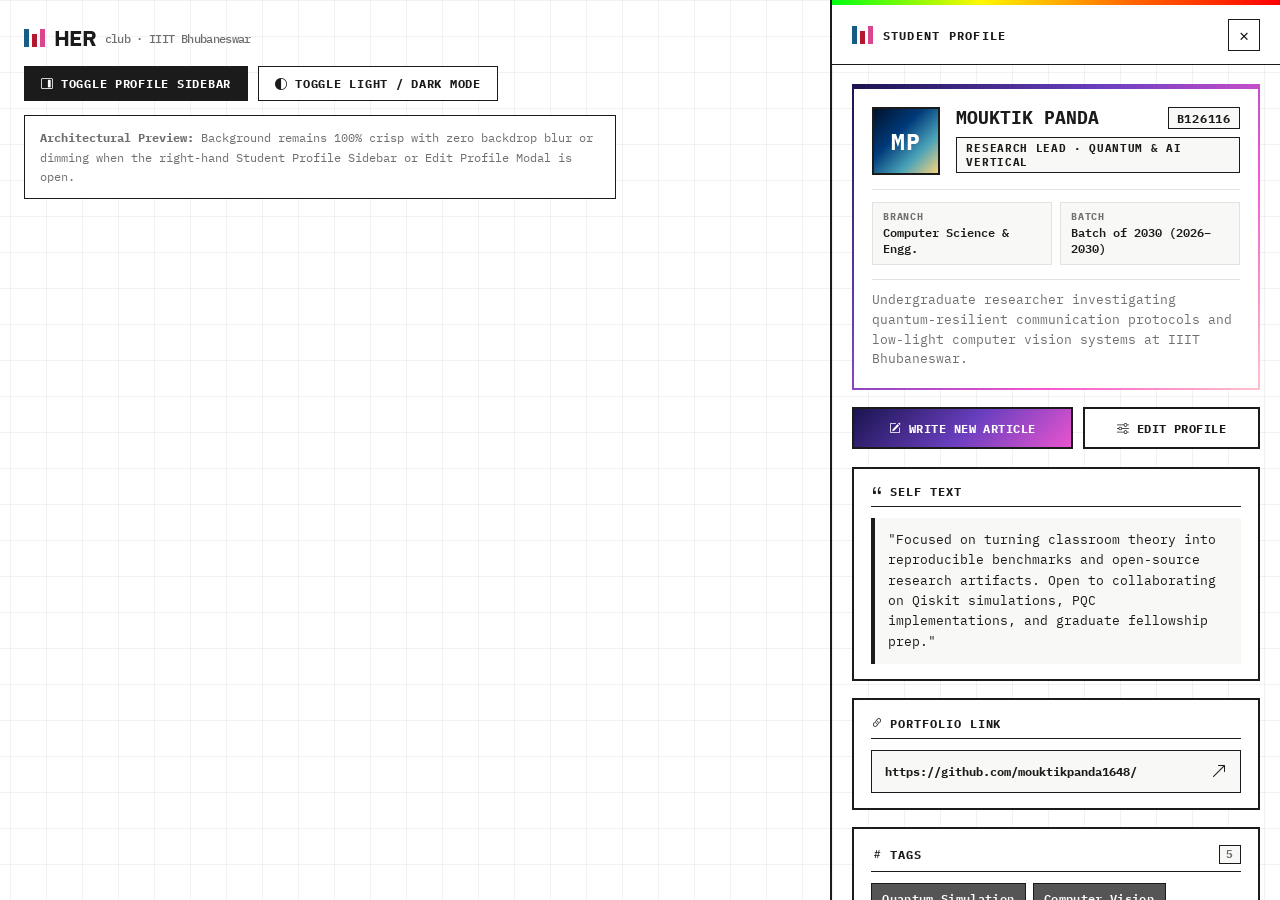
<file: profile-sidebar-dummy.html>
<!DOCTYPE html>
<html lang="en" data-theme="light">
<head> 
  <meta charset="UTF-8" />
  <meta name="viewport" content="width=device-width, initial-scale=1.0" />
  <title>HER Club · Student Profile Sidebar</title>
  <link rel="preconnect" href="https://fonts.googleapis.com" />
  <link rel="preconnect" href="https://fonts.gstatic.com" crossorigin />
  <link href="https://fonts.googleapis.com/css2?family=IBM+Plex+Mono:wght@400;500;600;700&family=IBM+Plex+Sans:wght@500;600;700&family=JetBrains+Mono:wght@500;700&display=swap" rel="stylesheet" />
  <link href="https://cdn.jsdelivr.net/npm/bootstrap-icons@1.11.3/font/bootstrap-icons.min.css" rel="stylesheet" />
  <style>
    /* ==========================================================================
       HER CLUB · ARCHITECTURAL VISUAL SYSTEM (EXACT TOKENS FROM style.css)
       ========================================================================== */
    :root,
    [data-theme="light"] {
      --ink: #1b1b1b;
      --paper: #ffffff;
      --surface: #ffffff;
      --tint: rgba(245, 245, 243, 0.72);
      --muted: #6f6f6f;
      --line: #1b1b1b;
      --subtle-line: #e2e2df;
      --grid-line: rgba(27, 27, 27, 0.06);
      --tag-bg: #555555;
      --tag-fg: #ffffff;
      --btn-bg: #1b1b1b;
      --btn-fg: #ffffff;
      --btn-hover: #000000;
      --g-h: linear-gradient(135deg, #00122b 0%, #003a7a 38%, #4aa3b8 70%, #f9d27a 100%);
      --g-e: linear-gradient(135deg, #12151f 0%, #34456b 35%, #b3182f 68%, #ffc2ab 100%);
      --g-r: linear-gradient(135deg, #1a1450 0%, #6b3fc0 35%, #f857d0 70%, #ffc2c8 100%);
      --g-bar: linear-gradient(90deg, #00ff11, #fff700, #ff6600, #ff0000);
      --mono: 'IBM Plex Mono', ui-monospace, SFMono-Regular, Menlo, monospace;
      --sans: 'IBM Plex Sans', system-ui, -apple-system, 'Segoe UI', sans-serif;
    }

    [data-theme="dark"] {
      --ink: #f2f2ef;
      --paper: #0d0d0f;
      --surface: #151518;
      --tint: rgba(22, 22, 27, 0.78);
      --muted: #a3a3ab;
      --line: #2f2f36;
      --subtle-line: #24242a;
      --grid-line: rgba(255, 255, 255, 0.05);
      --tag-bg: #26262e;
      --tag-fg: #f2f2ef;
      --btn-bg: #f2f2ef;
      --btn-fg: #0d0d0f;
      --btn-hover: #ffffff;
    }

    * {
      box-sizing: border-box;
      border-radius: 0 !important;
      box-shadow: none !important;
      text-shadow: none !important;
    }

    body {
      margin: 0;
      min-height: 100vh;
      font-family: var(--mono);
      color: var(--ink);
      background-color: var(--paper);
      background-image:
        linear-gradient(to right, var(--grid-line) 1px, transparent 1px),
        linear-gradient(to bottom, var(--grid-line) 1px, transparent 1px);
      background-size: 36px 36px;
      background-position: center top;
      -webkit-font-smoothing: antialiased;
      overflow-x: hidden;
      transition: background-color 0.25s ease, color 0.25s ease;
    }

    a {
      color: inherit;
    }

    :focus-visible {
      outline: 3px solid #f857d0;
      outline-offset: 2px;
    }

    /* ==========================================================================
       DEMO HOST CONTROLS (TOP-LEFT BAR ON UNOBSTRUCTED CANVAS)
       ========================================================================== */
    .host-toolbar {
      padding: 1.5rem;
      max-width: 640px;
      display: flex;
      flex-direction: column;
      gap: 0.9rem;
    }

    .host-brand-row {
      display: flex;
      align-items: center;
      gap: 0.55rem;
      font-family: var(--sans);
      font-weight: 700;
      font-size: 1.35rem;
      letter-spacing: -0.03em;
    }

    .brand-mark {
      display: inline-flex;
      align-items: flex-end;
      gap: 3px;
      height: 18px;
    }

    .brand-mark i {
      display: block;
      width: 5px;
    }

    .brand-mark i:nth-child(1) { height: 18px; background: #155d84; }
    .brand-mark i:nth-child(2) { height: 13px; background: #b3182f; }
    .brand-mark i:nth-child(3) { height: 18px; background: #d9468f; }

    .host-actions {
      display: flex;
      flex-wrap: wrap;
      gap: 0.65rem;
    }

    .host-btn {
      font-family: var(--mono);
      font-size: 0.76rem;
      font-weight: 700;
      letter-spacing: 0.06em;
      text-transform: uppercase;
      padding: 0.55rem 1rem;
      border: 1.5px solid var(--line);
      background: var(--surface);
      color: var(--ink);
      cursor: pointer;
      display: inline-flex;
      align-items: center;
      gap: 0.45rem;
      transition: background 0.2s ease, color 0.2s ease;
    }

    .host-btn:hover {
      background: var(--btn-bg);
      color: var(--btn-fg);
    }

    .host-btn.primary {
      background: var(--btn-bg);
      color: var(--btn-fg);
    }

    .host-btn.primary:hover {
      background: var(--paper);
      color: var(--ink);
    }

    .host-note {
      font-size: 0.78rem;
      color: var(--muted);
      line-height: 1.55;
      margin: 0;
      padding: 0.75rem 0.95rem;
      border: 1.5px solid var(--line);
      background: var(--surface);
    }

    /* ==========================================================================
       RIGHT-HAND SLIDE-OVER PROFILE DRAWER (NO BLUR OR DIM BACKDROP)
       ========================================================================== */
    #profile-drawer {
      position: fixed;
      top: 0;
      right: 0;
      width: 450px;
      max-width: 100vw;
      height: 100vh;
      background-color: var(--surface);
      background-image:
        linear-gradient(to right, var(--grid-line) 1px, transparent 1px),
        linear-gradient(to bottom, var(--grid-line) 1px, transparent 1px);
      background-size: 36px 36px;
      border-left: 2px solid var(--line);
      z-index: 9001;
      transform: translateX(100%);
      transition: transform 0.32s cubic-bezier(0.16, 1, 0.3, 1);
      display: flex;
      flex-direction: column;
      overflow: hidden;
    }

    #profile-drawer.open {
      transform: translateX(0);
    }

    /* Top Gradient Bar Strip */
    .drawer-top-bar {
      height: 5px;
      width: 100%;
      background: var(--g-bar);
      flex-shrink: 0;
    }

    /* Drawer Header */
    .profile-drawer-header {
      display: flex;
      align-items: center;
      justify-content: space-between;
      padding: 0.85rem 1.25rem;
      border-bottom: 1.5px solid var(--line);
      background: var(--surface);
      flex-shrink: 0;
    }

    .profile-header-left {
      display: flex;
      align-items: center;
      gap: 0.6rem;
    }

    .profile-drawer-header-title {
      font-size: 0.78rem;
      font-weight: 700;
      text-transform: uppercase;
      letter-spacing: 0.1em;
      color: var(--ink);
    }

    .profile-drawer-close {
      width: 32px;
      height: 32px;
      border: 1.5px solid var(--line);
      background: var(--surface);
      color: var(--ink);
      font-family: var(--mono);
      font-size: 1rem;
      font-weight: 700;
      cursor: pointer;
      display: inline-flex;
      align-items: center;
      justify-content: center;
      transition: background 0.18s ease, color 0.18s ease;
    }

    .profile-drawer-close:hover {
      background: var(--btn-bg);
      color: var(--btn-fg);
    }

    /* Scrollable Body */
    .profile-drawer-body {
      flex: 1;
      overflow-y: auto;
      padding: 1.15rem 1.25rem 1.5rem;
      display: flex;
      flex-direction: column;
      gap: 1.1rem;
      scrollbar-width: thin;
      scrollbar-color: var(--ink) var(--tint);
    }

    .profile-drawer-body::-webkit-scrollbar {
      width: 6px;
    }

    .profile-drawer-body::-webkit-scrollbar-track {
      background: var(--tint);
    }

    .profile-drawer-body::-webkit-scrollbar-thumb {
      background: var(--ink);
    }

    /* ==========================================================================
       1. STUDENT IDENTITY CARD (Name, ID, Branch, Batch, Designation, Description)
       ========================================================================== */
    .profile-identity-card {
      background: var(--surface);
      border: 2px solid var(--line);
      border-top: 5px solid transparent;
      border-image: var(--g-r) 1;
      padding: 1.15rem;
      display: flex;
      flex-direction: column;
      gap: 0.85rem;
    }

    .identity-top-row {
      display: flex;
      gap: 0.95rem;
      align-items: flex-start;
    }

    .profile-avatar {
      width: 68px;
      height: 68px;
      min-width: 68px;
      border: 2px solid var(--line);
      background: var(--g-h);
      color: #ffffff;
      display: flex;
      align-items: center;
      justify-content: center;
      font-family: var(--mono);
      font-size: 1.45rem;
      font-weight: 700;
      letter-spacing: 0.04em;
      text-transform: uppercase;
    }

    .identity-main {
      flex: 1;
      min-width: 0;
    }

    .identity-name-row {
      display: flex;
      align-items: center;
      justify-content: space-between;
      gap: 0.5rem;
      flex-wrap: wrap;
    }

    .profile-full-name {
      margin: 0;
      font-family: var(--mono);
      font-size: 1.12rem;
      font-weight: 700;
      text-transform: uppercase;
      line-height: 1.25;
      color: var(--ink);
      word-break: break-word;
    }

    .student-id-badge {
      font-size: 0.72rem;
      font-weight: 700;
      letter-spacing: 0.06em;
      padding: 0.16rem 0.5rem;
      border: 1.5px solid var(--line);
      background: var(--tint);
      color: var(--ink);
      white-space: nowrap;
    }

    .designation-badge {
      display: inline-block;
      margin-top: 0.45rem;
      padding: 0.2rem 0.62rem;
      border: 1px solid var(--line);
      background: var(--tint);
      color: var(--ink);
      font-size: 0.7rem;
      font-weight: 700;
      letter-spacing: 0.06em;
      text-transform: uppercase;
    }

    .academic-meta-grid {
      display: grid;
      grid-template-columns: 1fr 1fr;
      gap: 0.55rem;
      padding-top: 0.75rem;
      border-top: 1px solid var(--subtle-line);
    }

    .academic-cell {
      border: 1px solid var(--subtle-line);
      background: var(--tint);
      padding: 0.45rem 0.6rem;
    }

    .academic-label {
      display: block;
      font-size: 0.64rem;
      font-weight: 700;
      letter-spacing: 0.08em;
      text-transform: uppercase;
      color: var(--muted);
      margin-bottom: 0.15rem;
    }

    .academic-val {
      display: block;
      font-size: 0.76rem;
      font-weight: 600;
      color: var(--ink);
      line-height: 1.3;
    }

    .profile-description {
      margin: 0;
      font-size: 0.8rem;
      line-height: 1.55;
      color: var(--muted);
      padding-top: 0.65rem;
      border-top: 1px solid var(--subtle-line);
    }

    /* ==========================================================================
       2. PRIMARY ACTION ROW (Write New Article + Edit Profile)
       ========================================================================== */
    .profile-action-row {
      display: grid;
      grid-template-columns: 1.25fr 1fr;
      gap: 0.65rem;
    }

    .btn-grad,
    .btn-line {
      display: inline-flex;
      align-items: center;
      justify-content: center;
      gap: 0.45rem;
      font-family: var(--mono);
      font-size: 0.74rem;
      font-weight: 700;
      letter-spacing: 0.04em;
      text-transform: uppercase;
      text-decoration: none;
      padding: 0.72rem 0.85rem;
      cursor: pointer;
      transition: transform 0.18s ease, background 0.2s ease, color 0.2s ease, background-position 0.4s ease;
    }

    .btn-grad {
      color: #ffffff;
      border: 2px solid var(--line);
      background: var(--g, var(--g-r));
      background-size: 160% 100%;
      background-position: 0 0;
    }

    .btn-grad:hover {
      transform: translateY(-2px);
      background-position: 100% 0;
      color: #ffffff;
    }

    .btn-line {
      color: var(--ink);
      border: 2px solid var(--line);
      background: var(--surface);
    }

    .btn-line:hover {
      background: var(--btn-bg);
      color: var(--btn-fg);
      transform: translateY(-2px);
    }

    /* ==========================================================================
       3. SECTION BLOCKS (Self Text, Portfolio, Tags, Experiences, Blog Articles)
       ========================================================================== */
    .profile-section-block {
      background: var(--surface);
      border: 2px solid var(--line);
      padding: 0.95rem 1.05rem;
      display: flex;
      flex-direction: column;
      gap: 0.7rem;
    }

    .section-head-row {
      display: flex;
      align-items: center;
      justify-content: space-between;
      gap: 0.5rem;
      padding-bottom: 0.45rem;
      border-bottom: 1.5px solid var(--line);
    }

    .profile-section-label {
      font-size: 0.74rem;
      font-weight: 700;
      text-transform: uppercase;
      letter-spacing: 0.08em;
      color: var(--ink);
      display: inline-flex;
      align-items: center;
      gap: 0.4rem;
    }

    .section-count-tag {
      font-size: 0.68rem;
      font-weight: 700;
      padding: 0.1rem 0.42rem;
      border: 1px solid var(--line);
      background: var(--tint);
      color: var(--muted);
    }

    /* Self Text */
    .self-text-box {
      margin: 0;
      padding: 0.7rem 0.85rem;
      border-left: 4px solid var(--ink);
      background: var(--tint);
      font-size: 0.8rem;
      line-height: 1.6;
      color: var(--ink);
    }

    /* Portfolio Link */
    .portfolio-link-card {
      display: flex;
      align-items: center;
      justify-content: space-between;
      gap: 0.75rem;
      padding: 0.65rem 0.85rem;
      border: 1.5px solid var(--line);
      background: var(--tint);
      text-decoration: none;
      color: var(--ink);
      transition: background 0.2s ease, color 0.2s ease;
    }

    .portfolio-link-card:hover {
      background: var(--btn-bg);
      color: var(--btn-fg);
    }

    .portfolio-link-text {
      font-size: 0.78rem;
      font-weight: 700;
      overflow: hidden;
      text-overflow: ellipsis;
      white-space: nowrap;
    }

    /* Tags */
    .tags {
      display: flex;
      flex-wrap: wrap;
      gap: 0.42rem;
    }

    .tags span {
      background: var(--tag-bg);
      color: var(--tag-fg);
      border: 1px solid var(--line);
      padding: 0.22rem 0.65rem;
      font-size: 0.72rem;
      font-weight: 600;
      letter-spacing: 0.03em;
    }

    /* Professional Experiences */
    .exp-list {
      display: flex;
      flex-direction: column;
      gap: 0.65rem;
    }

    .exp-item {
      border: 1.5px solid var(--line);
      border-left: 5px solid transparent;
      border-image: var(--exp-g, var(--g-h)) 1;
      background: var(--tint);
      padding: 0.7rem 0.85rem;
      display: flex;
      flex-direction: column;
      gap: 0.28rem;
    }

    .exp-top {
      display: flex;
      justify-content: space-between;
      align-items: flex-start;
      gap: 0.5rem;
    }

    .exp-role {
      font-size: 0.82rem;
      font-weight: 700;
      text-transform: uppercase;
      color: var(--ink);
      line-height: 1.3;
    }

    .exp-period {
      font-size: 0.68rem;
      font-weight: 700;
      color: var(--muted);
      white-space: nowrap;
    }

    .exp-org {
      font-size: 0.74rem;
      font-weight: 600;
      color: var(--ink);
    }

    .exp-summary {
      margin: 0.2rem 0 0;
      font-size: 0.76rem;
      line-height: 1.5;
      color: var(--muted);
    }

    /* Blog Articles */
    .article-list {
      display: flex;
      flex-direction: column;
      gap: 0.65rem;
    }

    .article-item {
      border: 1.5px solid var(--line);
      background: var(--surface);
      padding: 0.75rem 0.85rem;
      display: flex;
      flex-direction: column;
      gap: 0.38rem;
      text-decoration: none;
      transition: background 0.2s ease, transform 0.18s ease;
    }

    .article-item:hover {
      background: var(--tint);
      transform: translateX(-2px);
    }

    .article-top {
      display: flex;
      align-items: center;
      justify-content: space-between;
      gap: 0.5rem;
    }

    .article-channel-tag {
      font-size: 0.64rem;
      font-weight: 700;
      letter-spacing: 0.06em;
      text-transform: uppercase;
      padding: 0.12rem 0.45rem;
      color: #ffffff;
      background: var(--art-g, var(--g-r));
    }

    .article-meta {
      font-size: 0.68rem;
      color: var(--muted);
      font-weight: 600;
    }

    .article-title {
      font-size: 0.84rem;
      font-weight: 700;
      color: var(--ink);
      line-height: 1.35;
    }

    .article-excerpt {
      font-size: 0.75rem;
      line-height: 1.48;
      color: var(--muted);
    }

    /* ==========================================================================
       EDIT PROFILE MODAL & WRITE ARTICLE MODAL (NO BLUR / NO PAGE DIMMING)
       ========================================================================== */
    .architectural-modal {
      position: fixed;
      top: 50%;
      left: 50%;
      transform: translate(-50%, -48%) scale(0.98);
      width: 520px;
      max-width: calc(100vw - 24px);
      max-height: calc(100vh - 32px);
      background: var(--surface);
      border: 2px solid var(--line);
      border-top: 6px solid transparent;
      border-image: var(--g-e) 1;
      z-index: 9500;
      display: none;
      flex-direction: column;
      overflow: hidden;
    }

    .architectural-modal.open {
      display: flex;
      transform: translate(-50%, -50%) scale(1);
    }

    .modal-header {
      display: flex;
      align-items: center;
      justify-content: space-between;
      padding: 0.85rem 1.15rem;
      border-bottom: 1.5px solid var(--line);
      background: var(--tint);
      flex-shrink: 0;
    }

    .modal-title {
      font-size: 0.8rem;
      font-weight: 700;
      text-transform: uppercase;
      letter-spacing: 0.08em;
      color: var(--ink);
    }

    .modal-body {
      padding: 1.15rem;
      overflow-y: auto;
      display: flex;
      flex-direction: column;
      gap: 0.8rem;
    }

    .form-row-2 {
      display: grid;
      grid-template-columns: 1fr 1fr;
      gap: 0.75rem;
    }

    .field-group {
      display: flex;
      flex-direction: column;
      gap: 0.3rem;
    }

    .field-group label {
      font-size: 0.68rem;
      font-weight: 700;
      text-transform: uppercase;
      letter-spacing: 0.06em;
      color: var(--muted);
    }

    .field-group input,
    .field-group textarea,
    .field-group select {
      width: 100%;
      border: 1.5px solid var(--line);
      background: var(--paper);
      color: var(--ink);
      font-family: var(--mono);
      font-size: 0.78rem;
      padding: 0.55rem 0.7rem;
    }

    .field-group textarea {
      resize: vertical;
      min-height: 64px;
      line-height: 1.45;
    }

    .exp-editor-box {
      border: 1.5px solid var(--line);
      background: var(--tint);
      padding: 0.75rem;
      display: flex;
      flex-direction: column;
      gap: 0.55rem;
    }

    .exp-editor-list {
      display: flex;
      flex-direction: column;
      gap: 0.45rem;
    }

    .exp-editor-row {
      display: flex;
      align-items: center;
      justify-content: space-between;
      gap: 0.5rem;
      padding: 0.45rem 0.6rem;
      border: 1px solid var(--line);
      background: var(--surface);
      font-size: 0.74rem;
    }

    .mini-remove-btn {
      border: 1px solid var(--line);
      background: var(--surface);
      color: var(--ink);
      font-family: var(--mono);
      font-size: 0.68rem;
      font-weight: 700;
      padding: 0.15rem 0.45rem;
      cursor: pointer;
    }

    .mini-remove-btn:hover {
      background: #b3182f;
      color: #ffffff;
      border-color: #b3182f;
    }

    .modal-footer {
      padding: 0.85rem 1.15rem;
      border-top: 1.5px solid var(--line);
      background: var(--tint);
      display: flex;
      justify-content: flex-end;
      gap: 0.65rem;
      flex-shrink: 0;
    }

    @media (max-width: 575.98px) {
      .profile-action-row,
      .academic-meta-grid,
      .form-row-2 {
        grid-template-columns: 1fr;
      }
    }
  </style>
</head>
<body>

  <!-- Unobstructed Host Page Canvas -->
  <div class="host-toolbar">
    <div class="host-brand-row">
      <span class="brand-mark" aria-hidden="true"><i></i><i></i><i></i></span>
      <span>HER</span>
      <span style="font-family:var(--mono);font-size:0.75rem;color:var(--muted);font-weight:500;">club · IIIT Bhubaneswar</span>
    </div>

    <div class="host-actions">
      <button type="button" class="host-btn primary" onclick="toggleDrawer()">
        <i class="bi bi-layout-sidebar-inset-reverse"></i> Toggle Profile Sidebar
      </button>
      <button type="button" class="host-btn" onclick="toggleTheme()">
        <i class="bi bi-circle-half"></i> Toggle Light / Dark Mode
      </button>
    </div>

    <p class="host-note">
      <strong>Architectural Preview:</strong> Background remains 100% crisp with zero backdrop blur or dimming when the right-hand Student Profile Sidebar or Edit Profile Modal is open.
    </p>
  </div>

  <!-- ========================================================================
       STUDENT PROFILE SIDEBAR DRAWER (NO DIM/BLUR BACKDROP)
       ======================================================================== -->
  <aside id="profile-drawer" class="open" aria-label="Student Profile Sidebar">
    <div class="drawer-top-bar" aria-hidden="true"></div>

    <div class="profile-drawer-header">
      <div class="profile-header-left">
        <span class="brand-mark" aria-hidden="true"><i></i><i></i><i></i></span>
        <span class="profile-drawer-header-title">Student Profile</span>
      </div>
      <button type="button" class="profile-drawer-close" onclick="toggleDrawer()" title="Close Sidebar" aria-label="Close Sidebar">✕</button>
    </div>

    <div class="profile-drawer-body">
      <!-- 1. Identity Block: Name, ID, Branch, Batch, Designation, Description -->
      <section class="profile-identity-card" aria-label="Student Identity">
        <div class="identity-top-row">
          <div class="profile-avatar" id="viewAvatar">AM</div>
          <div class="identity-main">
            <div class="identity-name-row">
              <h2 class="profile-full-name" id="viewName">Aarav Mohanty</h2>
              <span class="student-id-badge" id="viewId">B126042</span>
            </div>
            <span class="designation-badge" id="viewDesignation">Research Lead · Quantum &amp; AI Vertical</span>
          </div>
        </div>

        <div class="academic-meta-grid">
          <div class="academic-cell">
            <span class="academic-label">Branch</span>
            <span class="academic-val" id="viewBranch">Computer Science &amp; Engg.</span>
          </div>
          <div class="academic-cell">
            <span class="academic-label">Batch</span>
            <span class="academic-val" id="viewBatch">Batch of 2030 (2026–2030)</span>
          </div>
        </div>

        <p class="profile-description" id="viewDescription">
          Undergraduate researcher investigating quantum-resilient communication protocols and low-light computer vision systems at IIIT Bhubaneswar.
        </p>
      </section>

      <!-- 2. Primary Actions: Button to Write New Article & Edit Profile -->
      <div class="profile-action-row">
        <button type="button" class="btn-grad" style="--g:var(--g-r)" onclick="openArticleModal()">
          <i class="bi bi-pencil-square"></i> Write New Article
        </button>
        <button type="button" class="btn-line" onclick="openEditModal()">
          <i class="bi bi-sliders"></i> Edit Profile
        </button>
      </div>

      <!-- 3. Self Text -->
      <section class="profile-section-block" aria-label="Self Text">
        <div class="section-head-row">
          <span class="profile-section-label"><i class="bi bi-quote"></i> Self Text</span>
        </div>
        <p class="self-text-box" id="viewSelfText">
          "Focused on turning classroom theory into reproducible benchmarks and open-source research artifacts. Open to collaborating on Qiskit simulations, PQC implementations, and graduate fellowship prep."
        </p>
      </section>

      <!-- 4. Portfolio Link -->
      <section class="profile-section-block" aria-label="Portfolio Link">
        <div class="section-head-row">
          <span class="profile-section-label"><i class="bi bi-link-45deg"></i> Portfolio Link</span>
        </div>
        <a href="https://aaravmohanty.dev" target="_blank" rel="noopener noreferrer" class="portfolio-link-card" id="viewPortfolioLink">
          <span class="portfolio-link-text" id="viewPortfolioText">https://aaravmohanty.dev</span>
          <i class="bi bi-arrow-up-right"></i>
        </a>
      </section>

      <!-- 5. Tags -->
      <section class="profile-section-block" aria-label="Tags">
        <div class="section-head-row">
          <span class="profile-section-label"><i class="bi bi-hash"></i> Tags</span>
          <span class="section-count-tag" id="viewTagsCount">5</span>
        </div>
        <div class="tags" id="viewTags"></div>
      </section>

      <!-- 6. Professional Experiences -->
      <section class="profile-section-block" aria-label="Professional Experiences">
        <div class="section-head-row">
          <span class="profile-section-label"><i class="bi bi-briefcase"></i> Professional Experiences</span>
          <span class="section-count-tag" id="viewExpCount">2</span>
        </div>
        <div class="exp-list" id="viewExperiences"></div>
      </section>

      <!-- 7. Blog Articles -->
      <section class="profile-section-block" aria-label="Blog Articles">
        <div class="section-head-row">
          <span class="profile-section-label"><i class="bi bi-journal-text"></i> Blog Articles</span>
          <span class="section-count-tag" id="viewArticlesCount">3</span>
        </div>
        <div class="article-list" id="viewArticles"></div>
      </section>
    </div>
  </aside>

  <!-- ========================================================================
       EDIT PROFILE MODAL (Edit Profile Page / Modal from Sketch)
       ======================================================================== -->
  <div class="architectural-modal" id="editProfileModal" role="dialog" aria-modal="true" aria-labelledby="editModalTitle">
    <div class="modal-header">
      <span class="modal-title" id="editModalTitle"><i class="bi bi-sliders me-1"></i> Edit Student Profile</span>
      <button type="button" class="profile-drawer-close" onclick="closeEditModal()" aria-label="Close Edit Modal">✕</button>
    </div>
    <form class="modal-body" id="editProfileForm" onsubmit="saveProfileChanges(event)">
      <div class="form-row-2">
        <div class="field-group">
          <label for="inputName">Full Name</label>
          <input type="text" id="inputName" required />
        </div>
        <div class="field-group">
          <label for="inputId">Student ID</label>
          <input type="text" id="inputId" required />
        </div>
      </div>

      <div class="form-row-2">
        <div class="field-group">
          <label for="inputBranch">Branch</label>
          <input type="text" id="inputBranch" required />
        </div>
        <div class="field-group">
          <label for="inputBatch">Batch</label>
          <input type="text" id="inputBatch" required />
        </div>
      </div>

      <div class="field-group">
        <label for="inputDesignation">Designation</label>
        <input type="text" id="inputDesignation" required />
      </div>

      <div class="field-group">
        <label for="inputDescription">Description</label>
        <textarea id="inputDescription" rows="2" required></textarea>
      </div>

      <div class="field-group">
        <label for="inputSelfText">Self Text</label>
        <textarea id="inputSelfText" rows="2"></textarea>
      </div>

      <div class="form-row-2">
        <div class="field-group">
          <label for="inputPortfolio">Portfolio Link</label>
          <input type="url" id="inputPortfolio" required />
        </div>
        <div class="field-group">
          <label for="inputTags">Tags (Comma-separated)</label>
          <input type="text" id="inputTags" />
        </div>
      </div>

      <div class="exp-editor-box">
        <div style="display:flex;justify-content:space-between;align-items:center;">
          <span style="font-size:0.7rem;font-weight:700;text-transform:uppercase;letter-spacing:0.06em;">Professional Experiences</span>
        </div>
        <div class="exp-editor-list" id="modalExpList"></div>
        <div class="form-row-2">
          <div class="field-group">
            <label for="newExpRole">New Role</label>
            <input type="text" id="newExpRole" placeholder="e.g. Summer Research Intern" />
          </div>
          <div class="field-group">
            <label for="newExpOrg">Organization / Lab</label>
            <input type="text" id="newExpOrg" placeholder="e.g. ISI Kolkata" />
          </div>
        </div>
        <div class="form-row-2">
          <div class="field-group">
            <label for="newExpPeriod">Duration</label>
            <input type="text" id="newExpPeriod" placeholder="e.g. May – Jul 2026" />
          </div>
          <div class="field-group" style="justify-content:flex-end;">
            <button type="button" class="btn-line" style="padding:0.52rem;" onclick="addExperienceItem()">
              <i class="bi bi-plus-lg"></i> Add Experience
            </button>
          </div>
        </div>
      </div>

      <div class="modal-footer" style="margin:0 -1.15rem -1.15rem;">
        <button type="button" class="btn-line" onclick="closeEditModal()">Cancel</button>
        <button type="submit" class="btn-grad" style="--g:var(--g-h)">Save Changes</button>
      </div>
    </form>
  </div>

  <!-- ========================================================================
       WRITE NEW ARTICLE MODAL (Triggered by "Write New Article" Button)
       ======================================================================== -->
  <div class="architectural-modal" id="articleModal" role="dialog" aria-modal="true" aria-labelledby="articleModalTitle" style="border-image:var(--g-r) 1;">
    <div class="modal-header">
      <span class="modal-title" id="articleModalTitle"><i class="bi bi-pencil-square me-1"></i> Write New Article</span>
      <button type="button" class="profile-drawer-close" onclick="closeArticleModal()" aria-label="Close Article Modal">✕</button>
    </div>
    <form class="modal-body" onsubmit="publishArticle(event)">
      <div class="field-group">
        <label for="artTitle">Article Headline</label>
        <input type="text" id="artTitle" placeholder="e.g. Benchmarking Post-Quantum Key Exchange on Edge Hardware" required />
      </div>

      <div class="form-row-2">
        <div class="field-group">
          <label for="artChannel">HER Channel</label>
          <select id="artChannel">
            <option value="Research & Dev">Research &amp; Dev</option>
            <option value="Higher Studies">Higher Studies</option>
            <option value="Entrepreneurship">Entrepreneurship</option>
          </select>
        </div>
        <div class="field-group">
          <label for="artReadTime">Read Time</label>
          <input type="text" id="artReadTime" value="5 min read" required />
        </div>
      </div>

      <div class="field-group">
        <label for="artExcerpt">Summary / Excerpt</label>
        <textarea id="artExcerpt" rows="3" placeholder="Write a concise summary of your findings, prototype, or grad-school notes..." required></textarea>
      </div>

      <div class="modal-footer" style="margin:0 -1.15rem -1.15rem;">
        <button type="button" class="btn-line" onclick="closeArticleModal()">Cancel</button>
        <button type="submit" class="btn-grad" style="--g:var(--g-r)">Publish to Profile</button>
      </div>
    </form>
  </div>

  <script>
    /* ==========================================================================
       DUMMY STATE & INTERACTIVE CONTROLLER (ZERO EXTERNAL DEPENDENCIES)
       ========================================================================== */
    const profileState = {
      name: 'Mouktik Panda',
      id: 'B126116',
      branch: 'Computer Science & Engg.',
      batch: 'Batch of 2030 (2026–2030)',
      designation: 'Research Lead · Quantum & AI Vertical',
      description: 'Undergraduate researcher investigating quantum-resilient communication protocols and low-light computer vision systems at IIIT Bhubaneswar.',
      selfText: '"Focused on turning classroom theory into reproducible benchmarks and open-source research artifacts. Open to collaborating on Qiskit simulations, PQC implementations, and graduate fellowship prep."',
      portfolio: 'https://github.com/mouktikpanda1648/',
      tags: [
        'Quantum Simulation',
        'Computer Vision',
        'Post-Quantum Crypto',
        'Deep-Tech',
        'MS/PhD Track'
      ],
      experiences: [
        {
          role: 'Undergraduate Research Intern',
          org: 'Indian Statistical Institute (ISI), Kolkata',
          period: 'May 2026 – Jul 2026',
          summary: 'Simulated lattice-based key encapsulation schemes and evaluated side-channel resilience under noisy channel constraints.',
          grad: 'var(--g-h)'
        },
        {
          role: 'Student Coordinator · R&D Vertical',
          org: 'HER Club, IIIT Bhubaneswar',
          period: 'Aug 2025 – Present',
          summary: 'Co-leading weekly journal club discussions and faculty lab matchmaking for 40+ sophomore researchers.',
          grad: 'var(--g-r)'
        }
      ],
      articles: [
        {
          title: 'Designing Noise-Resilient BB84 Quantum Key Distribution Circuits in Qiskit',
          channel: 'Research & Dev',
          date: 'Nov 14, 2026',
          readTime: '6 min read',
          excerpt: 'A practical walkthrough of depolarizing error mitigation and decoy-state estimation for campus quantum networking labs.'
        },
        {
          title: 'Structuring a Research-First Statement of Purpose for Fall MS/PhD Applications',
          channel: 'Higher Studies',
          date: 'Oct 22, 2026',
          readTime: '4 min read',
          excerpt: 'How to connect undergraduate lab deliverables directly to prospective faculty problem statements.'
        },
        {
          title: 'From Lab Prototype to Deep-Tech Pre-Incubation: Lessons from Campus Demo Day',
          channel: 'Entrepreneurship',
          date: 'Sep 09, 2026',
          readTime: '5 min read',
          excerpt: 'Validating hardware-accelerated edge inference with local industrial partners before seeking seed grants.'
        }
      ]
    };

    let draftExperiences = [];

    function getInitials(fullName) {
      return fullName
        .trim()
        .split(/\s+/)
        .slice(0, 2)
        .map(part => part[0]?.toUpperCase() || '')
        .join('') || 'ST';
    }

    function channelGradient(channel) {
      if (channel === 'Higher Studies') return 'var(--g-h)';
      if (channel === 'Entrepreneurship') return 'var(--g-e)';
      return 'var(--g-r)';
    }

    function renderProfile() {
      document.getElementById('viewAvatar').textContent = getInitials(profileState.name);
      document.getElementById('viewName').textContent = profileState.name;
      document.getElementById('viewId').textContent = profileState.id;
      document.getElementById('viewBranch').textContent = profileState.branch;
      document.getElementById('viewBatch').textContent = profileState.batch;
      document.getElementById('viewDesignation').textContent = profileState.designation;
      document.getElementById('viewDescription').textContent = profileState.description;
      document.getElementById('viewSelfText').textContent = profileState.selfText;

      const portLink = document.getElementById('viewPortfolioLink');
      portLink.href = profileState.portfolio;
      document.getElementById('viewPortfolioText').textContent = profileState.portfolio;

      // Tags
      document.getElementById('viewTagsCount').textContent = profileState.tags.length;
      document.getElementById('viewTags').innerHTML = profileState.tags
        .map(tag => `<span>${escapeHtml(tag)}</span>`)
        .join('');

      // Experiences
      document.getElementById('viewExpCount').textContent = profileState.experiences.length;
      document.getElementById('viewExperiences').innerHTML = profileState.experiences
        .map(exp => `
          <article class="exp-item" style="--exp-g:${exp.grad || 'var(--g-h)'}">
            <div class="exp-top">
              <div class="exp-role">${escapeHtml(exp.role)}</div>
              <span class="exp-period">${escapeHtml(exp.period)}</span>
            </div>
            <div class="exp-org">${escapeHtml(exp.org)}</div>
            ${exp.summary ? `<p class="exp-summary">${escapeHtml(exp.summary)}</p>` : ''}
          </article>
        `)
        .join('');

      // Blog Articles
      document.getElementById('viewArticlesCount').textContent = profileState.articles.length;
      document.getElementById('viewArticles').innerHTML = profileState.articles
        .map(art => `
          <a href="#article" class="article-item" onclick="event.preventDefault()">
            <div class="article-top">
              <span class="article-channel-tag" style="--art-g:${channelGradient(art.channel)}">${escapeHtml(art.channel)}</span>
              <span class="article-meta">${escapeHtml(art.date)} · ${escapeHtml(art.readTime)}</span>
            </div>
            <div class="article-title">${escapeHtml(art.title)}</div>
            <div class="article-excerpt">${escapeHtml(art.excerpt)}</div>
          </a>
        `)
        .join('');
    }

    function escapeHtml(str) {
      return String(str)
        .replace(/&/g, '&amp;')
        .replace(/</g, '&lt;')
        .replace(/>/g, '&gt;')
        .replace(/"/g, '&quot;');
    }

    /* Drawer & Theme Controls */
    function toggleDrawer() {
      document.getElementById('profile-drawer').classList.toggle('open');
    }

    function toggleTheme() {
      const root = document.documentElement;
      root.setAttribute('data-theme', root.getAttribute('data-theme') === 'dark' ? 'light' : 'dark');
    }

    /* Edit Profile Modal */
    function openEditModal() {
      closeArticleModal();
      document.getElementById('inputName').value = profileState.name;
      document.getElementById('inputId').value = profileState.id;
      document.getElementById('inputBranch').value = profileState.branch;
      document.getElementById('inputBatch').value = profileState.batch;
      document.getElementById('inputDesignation').value = profileState.designation;
      document.getElementById('inputDescription').value = profileState.description;
      document.getElementById('inputSelfText').value = profileState.selfText;
      document.getElementById('inputPortfolio').value = profileState.portfolio;
      document.getElementById('inputTags').value = profileState.tags.join(', ');

      draftExperiences = profileState.experiences.map(e => ({ ...e }));
      renderModalExpList();

      document.getElementById('editProfileModal').classList.add('open');
    }

    function closeEditModal() {
      document.getElementById('editProfileModal').classList.remove('open');
    }

    function renderModalExpList() {
      const list = document.getElementById('modalExpList');
      list.innerHTML = draftExperiences
        .map((exp, idx) => `
          <div class="exp-editor-row">
            <div>
              <strong>${escapeHtml(exp.role)}</strong> · ${escapeHtml(exp.org)} <span style="color:var(--muted);">(${escapeHtml(exp.period)})</span>
            </div>
            <button type="button" class="mini-remove-btn" onclick="removeExperienceItem(${idx})">Remove</button>
          </div>
        `)
        .join('');
    }

    function addExperienceItem() {
      const role = document.getElementById('newExpRole').value.trim();
      const org = document.getElementById('newExpOrg').value.trim();
      const period = document.getElementById('newExpPeriod').value.trim() || '2026';
      if (!role || !org) return;

      draftExperiences.push({
        role,
        org,
        period,
        summary: 'Contributed to research engineering and technical deliverables.',
        grad: draftExperiences.length % 2 === 0 ? 'var(--g-h)' : 'var(--g-e)'
      });

      document.getElementById('newExpRole').value = '';
      document.getElementById('newExpOrg').value = '';
      document.getElementById('newExpPeriod').value = '';
      renderModalExpList();
    }

    function removeExperienceItem(idx) {
      draftExperiences.splice(idx, 1);
      renderModalExpList();
    }

    function saveProfileChanges(e) {
      e.preventDefault();
      profileState.name = document.getElementById('inputName').value.trim();
      profileState.id = document.getElementById('inputId').value.trim();
      profileState.branch = document.getElementById('inputBranch').value.trim();
      profileState.batch = document.getElementById('inputBatch').value.trim();
      profileState.designation = document.getElementById('inputDesignation').value.trim();
      profileState.description = document.getElementById('inputDescription').value.trim();
      profileState.selfText = document.getElementById('inputSelfText').value.trim();
      profileState.portfolio = document.getElementById('inputPortfolio').value.trim();
      profileState.tags = document.getElementById('inputTags').value
        .split(',')
        .map(t => t.trim())
        .filter(Boolean);
      profileState.experiences = draftExperiences;

      renderProfile();
      closeEditModal();
    }

    /* Write New Article Modal */
    function openArticleModal() {
      closeEditModal();
      document.getElementById('articleModal').classList.add('open');
    }

    function closeArticleModal() {
      document.getElementById('articleModal').classList.remove('open');
    }

    function publishArticle(e) {
      e.preventDefault();
      const title = document.getElementById('artTitle').value.trim();
      const channel = document.getElementById('artChannel').value;
      const readTime = document.getElementById('artReadTime').value.trim() || '4 min read';
      const excerpt = document.getElementById('artExcerpt').value.trim();
      if (!title || !excerpt) return;

      profileState.articles.unshift({
        title,
        channel,
        date: 'Nov 27, 2026',
        readTime,
        excerpt
      });

      document.getElementById('artTitle').value = '';
      document.getElementById('artExcerpt').value = '';
      renderProfile();
      closeArticleModal();
    }

    /* Keyboard Escape Handling */
    document.addEventListener('keydown', (e) => {
      if (e.key === 'Escape') {
        const editOpen = document.getElementById('editProfileModal').classList.contains('open');
        const artOpen = document.getElementById('articleModal').classList.contains('open');
        if (editOpen) return closeEditModal();
        if (artOpen) return closeArticleModal();
        toggleDrawer();
      }
    });

    renderProfile();
  </script>
</body>
</html>
</file>
